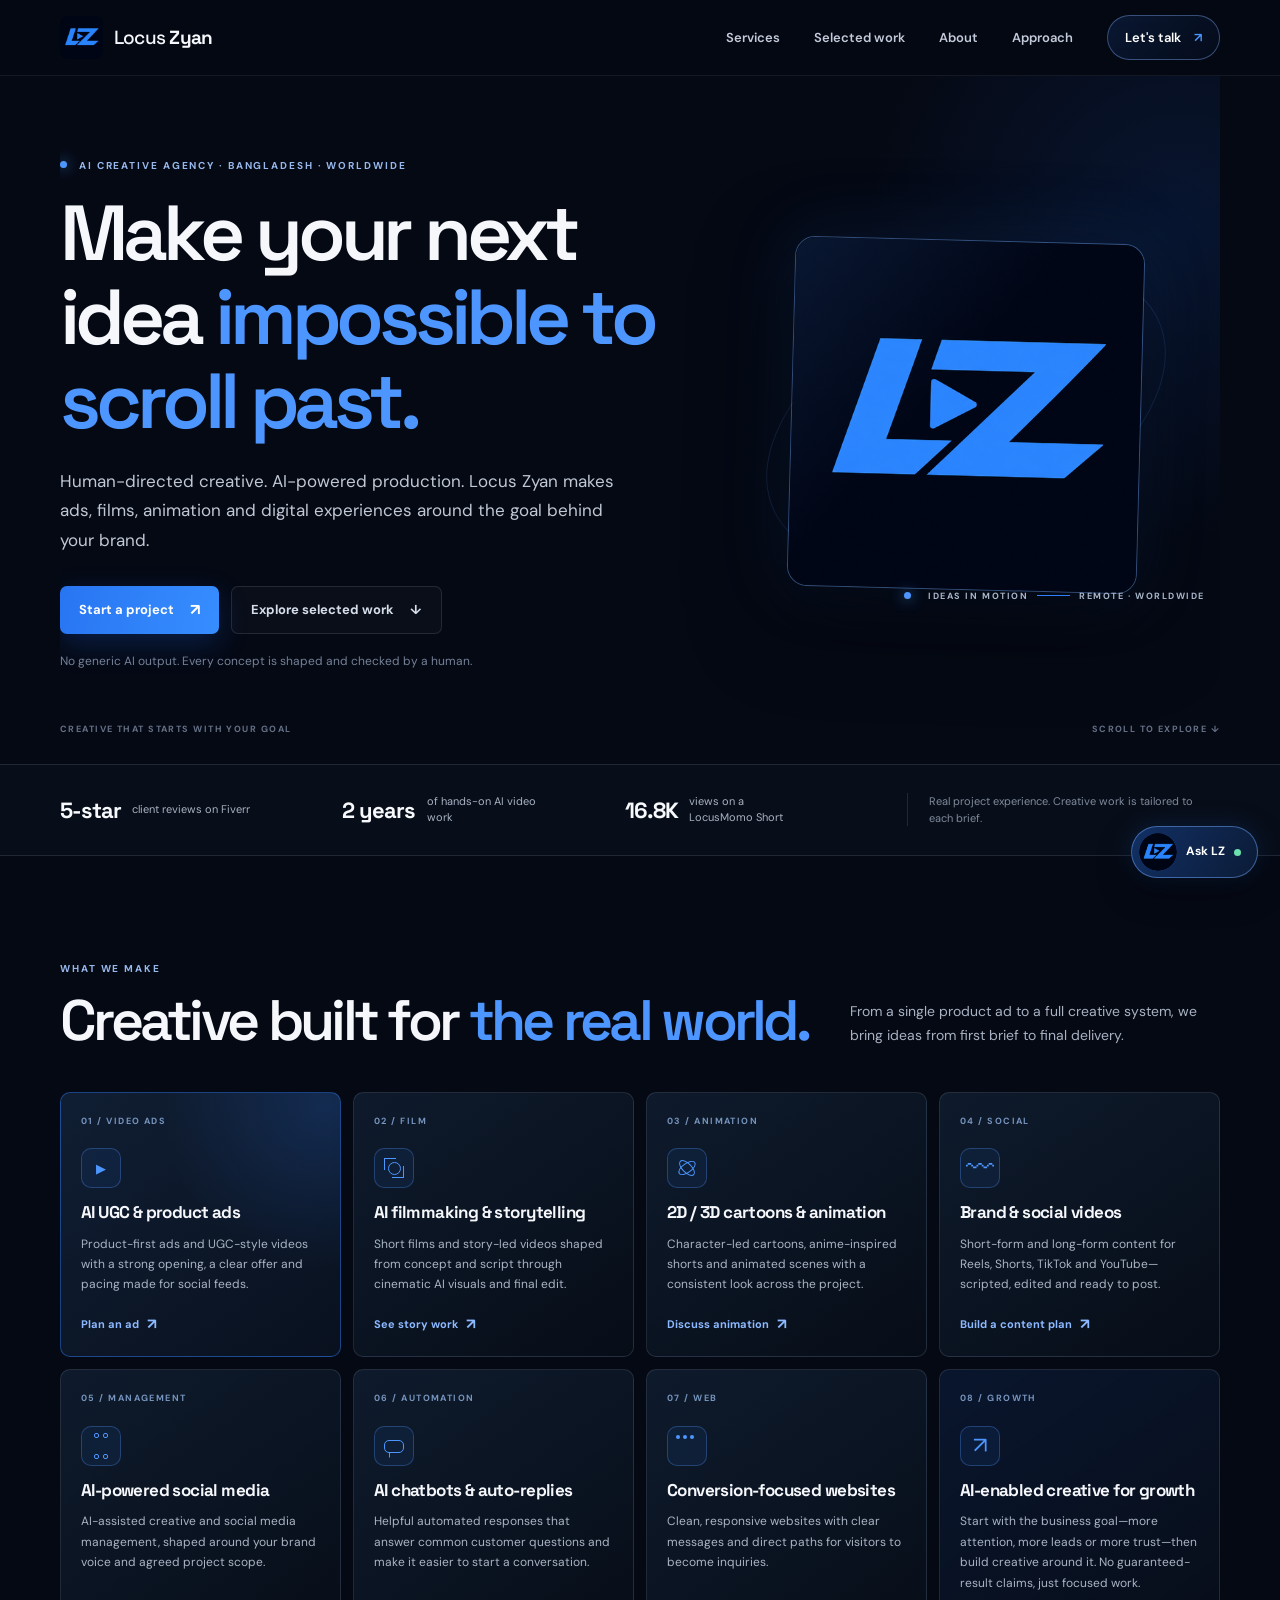
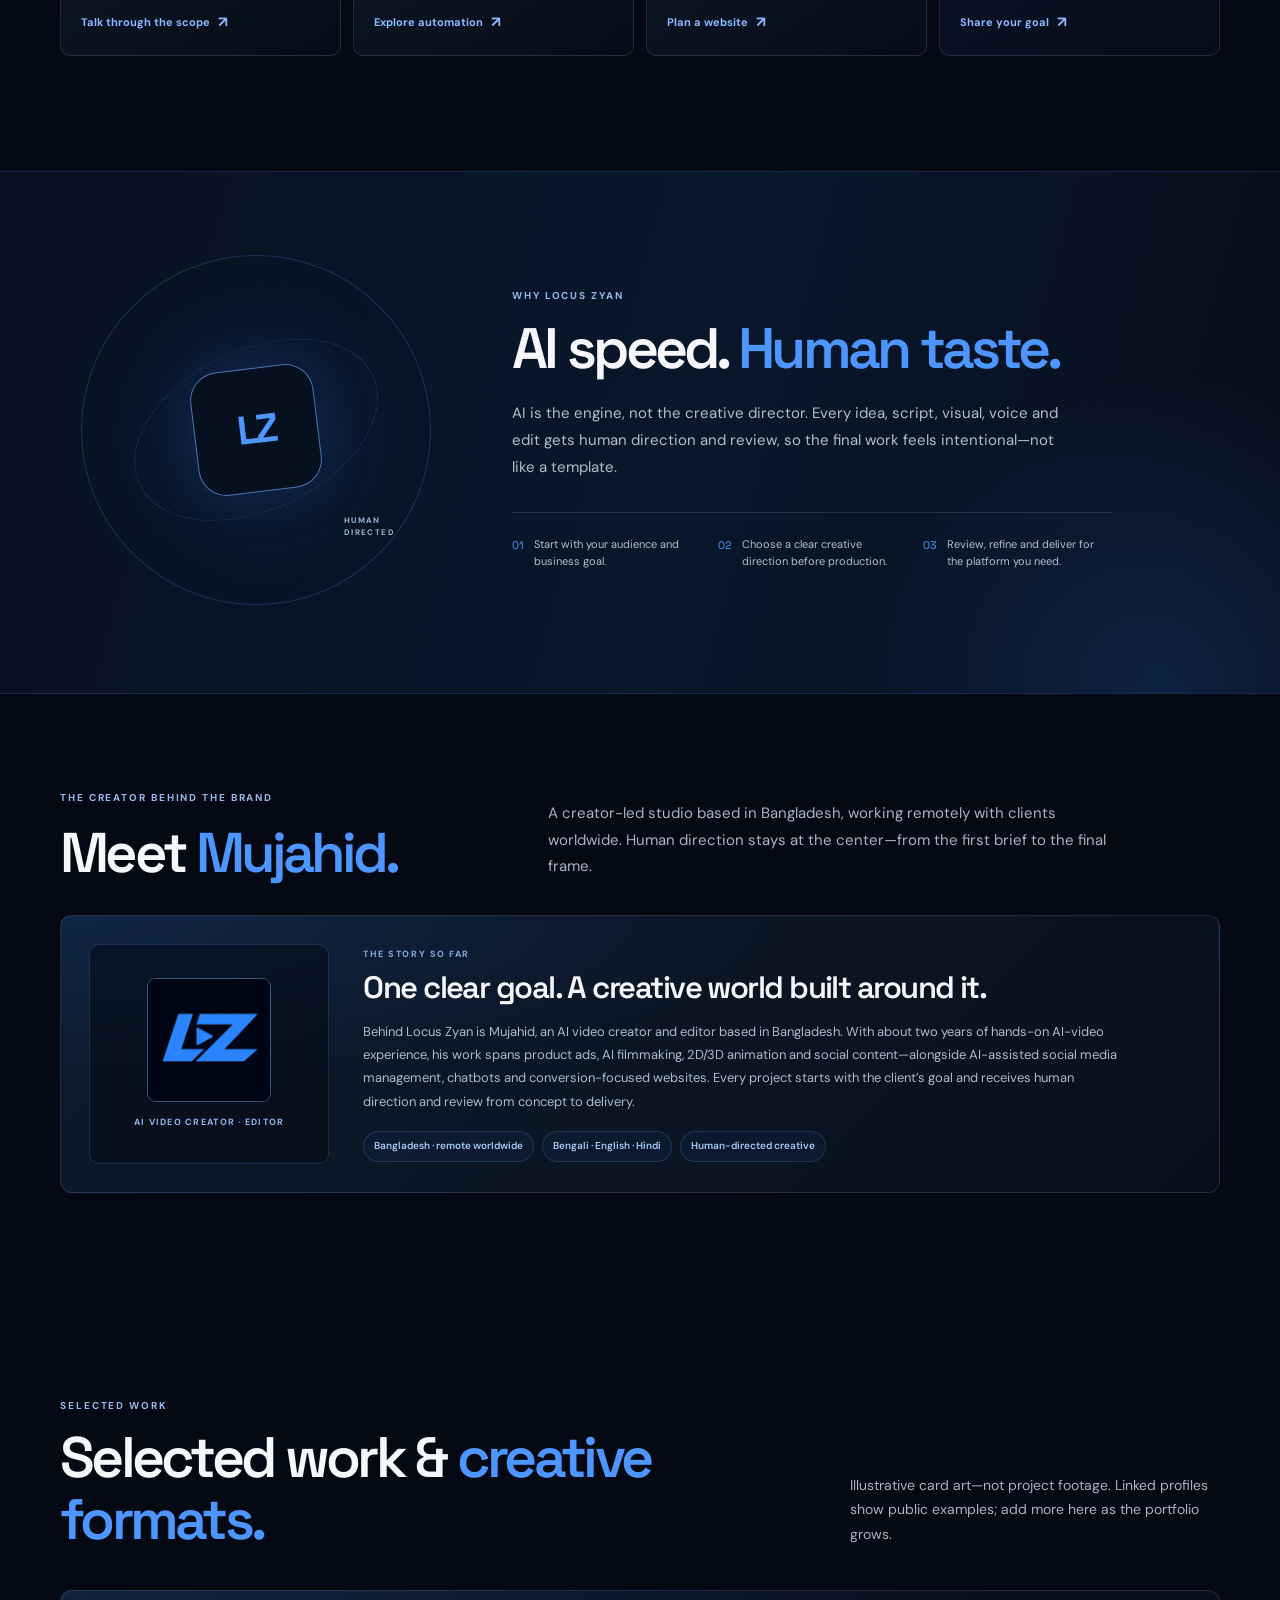
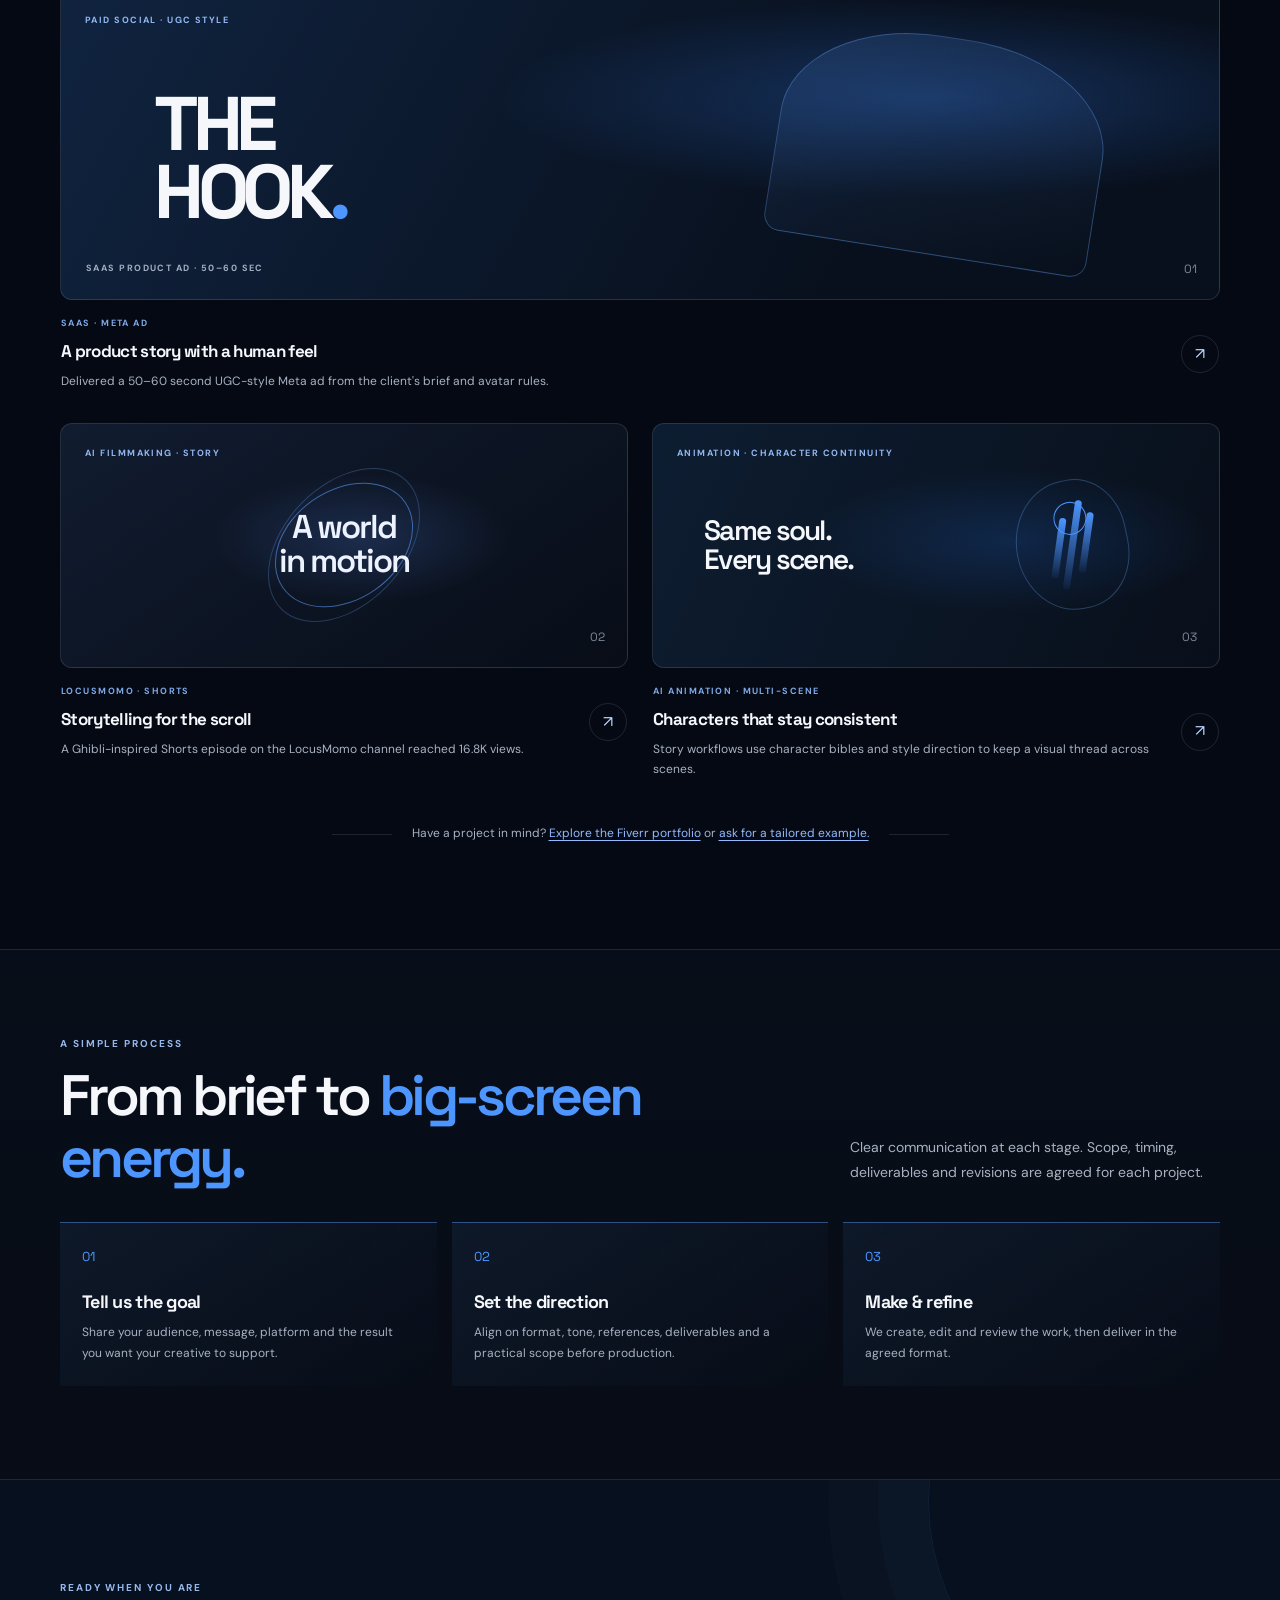
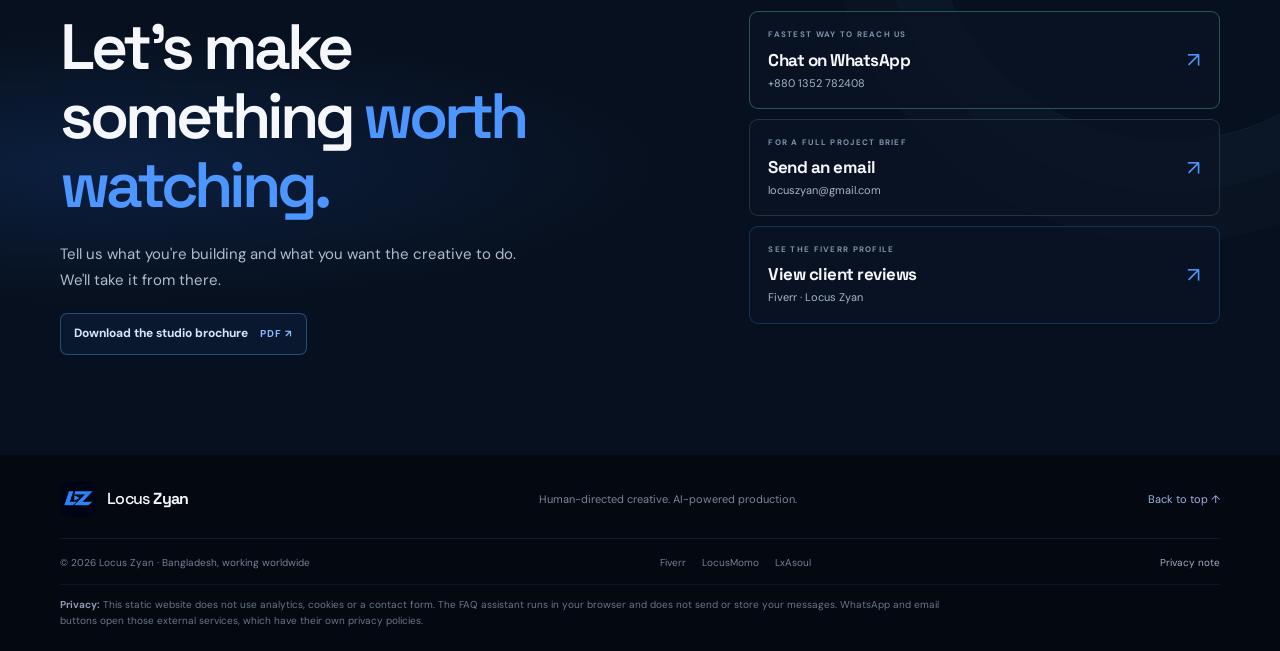
<file: index.html>
<!doctype html>
<html lang="en">
<head>
  <meta charset="utf-8">
  <meta name="viewport" content="width=device-width, initial-scale=1">
  <meta name="theme-color" content="#050914">
  <title>Locus Zyan — AI Creative Agency &amp; Filmmaking</title>
  <meta name="description" content="Locus Zyan creates AI UGC and product ads, AI films, animation, social content, chatbots and conversion-focused websites for growing brands.">
  <meta name="keywords" content="Locus Zyan, AI creative agency, AI UGC ads, AI filmmaking, AI video creator, 2D animation, 3D animation, AI chatbot">
  <link rel="canonical" href="https://locuszyan.github.io/">
  <link rel="icon" type="image/png" href="./assets/locuszyan-mark.png">
  <link rel="preconnect" href="https://fonts.googleapis.com">
  <link rel="preconnect" href="https://fonts.gstatic.com" crossorigin>
  <link href="https://fonts.googleapis.com/css2?family=DM+Sans:wght@400;500;600;700&family=Space+Grotesk:wght@400;500;600;700&display=swap" rel="stylesheet">
  <link rel="stylesheet" href="./styles.css">
  <meta property="og:type" content="website">
  <meta property="og:title" content="Locus Zyan — AI Creative Agency &amp; Filmmaking">
  <meta property="og:description" content="Human-directed creative. AI-powered production. Video ads, AI films, animation, social content and digital experiences.">
  <meta property="og:url" content="https://locuszyan.github.io/">
  <meta property="og:site_name" content="Locus Zyan">
  <meta property="og:image" content="https://locuszyan.github.io/assets/locuszyan-mark.png">
  <meta property="og:image:alt" content="Locus Zyan electric-blue LZ play mark on a dark navy background">
  <meta name="twitter:card" content="summary_large_image">
  <meta name="twitter:title" content="Locus Zyan — AI Creative Agency &amp; Filmmaking">
  <meta name="twitter:description" content="Human-directed creative. AI-powered production. Built around your next big idea.">
  <meta name="twitter:image" content="https://locuszyan.github.io/assets/locuszyan-mark.png">
  <script type="application/ld+json">
  {
    "@context": "https://schema.org",
    "@type": "Organization",
    "name": "Locus Zyan — AI Creative Agency",
    "url": "https://locuszyan.github.io/",
    "logo": "https://locuszyan.github.io/assets/locuszyan-mark.png",
    "email": "locuszyan@gmail.com",
    "description": "Human-directed AI video, filmmaking, animation, social content, chatbot and website services for brands.",
    "areaServed": "Worldwide",
    "sameAs": [
      "https://www.fiverr.com/lokasdesign",
      "https://www.youtube.com/@locusmomo",
      "https://www.youtube.com/@LxAsoul"
    ],
    "contactPoint": {
      "@type": "ContactPoint",
      "contactType": "business inquiries",
      "email": "locuszyan@gmail.com",
      "telephone": "+8801352782408",
      "availableLanguage": ["Bengali", "English", "Hindi"]
    }
  }
  </script>
</head>
<body>
  <a class="skip-link" href="#main">Skip to content</a>
  <header class="site-header">
    <a class="brand" href="#top" aria-label="Locus Zyan home">
      <img src="./assets/locuszyan-mark.png" alt="" width="48" height="48">
      <span>Locus <strong>Zyan</strong></span>
    </a>
    <button class="menu-toggle" type="button" aria-label="Open navigation" aria-expanded="false" aria-controls="primary-nav">
      <span></span><span></span>
    </button>
    <nav class="primary-nav" id="primary-nav" aria-label="Main navigation">
      <a href="#services">Services</a>
      <a href="#work">Selected work</a>
      <a href="#about">About</a>
      <a href="#approach">Approach</a>
      <a class="nav-cta" href="#contact">Let's talk <span aria-hidden="true">↗</span></a>
    </nav>
  </header>

  <main id="main">
    <section class="hero section-wrap" id="top" aria-labelledby="hero-title">
      <div class="hero-copy">
        <p class="eyebrow"><span class="eyebrow-dot"></span> AI CREATIVE AGENCY · BANGLADESH · WORLDWIDE</p>
        <h1 id="hero-title">Make your next idea <span>impossible to scroll past.</span></h1>
        <p class="hero-lede">Human-directed creative. AI-powered production. Locus Zyan makes ads, films, animation and digital experiences around the goal behind your brand.</p>
        <div class="hero-actions">
          <a class="button button-primary" href="https://wa.me/8801352782408?text=Hi%20Locus%20Zyan%2C%20I%27d%20like%20to%20discuss%20a%20project." target="_blank" rel="noopener noreferrer">Start a project <span aria-hidden="true">↗</span></a>
          <a class="button button-quiet" href="#work">Explore selected work <span aria-hidden="true">↓</span></a>
        </div>
        <p class="hero-note">No generic AI output. Every concept is shaped and checked by a human.</p>
      </div>
      <div class="hero-art" aria-label="Locus Zyan brand mark">
        <div class="hero-orbit orbit-one"></div>
        <div class="hero-orbit orbit-two"></div>
        <div class="hero-logo-frame">
          <img src="./assets/locuszyan-mark.png" alt="LZ play-mark logo for Locus Zyan" width="500" height="500">
        </div>
        <div class="hero-caption"><span class="pulse-dot"></span> IDEAS IN MOTION <span class="caption-line"></span> REMOTE · WORLDWIDE</div>
      </div>
      <div class="hero-bottomline"><span>CREATIVE THAT STARTS WITH YOUR GOAL</span><span>SCROLL TO EXPLORE ↓</span></div>
    </section>

    <section class="proof-strip" aria-label="Experience and highlights">
      <div class="proof-item"><strong>5-star</strong><span>client reviews on Fiverr</span></div>
      <div class="proof-item"><strong>2 years</strong><span>of hands-on AI video work</span></div>
      <div class="proof-item"><strong>16.8K</strong><span>views on a LocusMomo Short</span></div>
      <div class="proof-note">Real project experience. Creative work is tailored to each brief.</div>
    </section>

    <section class="section-wrap services-section" id="services" aria-labelledby="services-title">
      <div class="section-heading">
        <div><p class="eyebrow">WHAT WE MAKE</p><h2 id="services-title">Creative built for <span>the real world.</span></h2></div>
        <p class="section-intro">From a single product ad to a full creative system, we bring ideas from first brief to final delivery.</p>
      </div>
      <div class="service-grid">
        <article class="service-card service-featured"><span class="service-index">01 / VIDEO ADS</span><div class="service-glyph glyph-play" aria-hidden="true">▶</div><h3>AI UGC &amp; product ads</h3><p>Product-first ads and UGC-style videos with a strong opening, a clear offer and pacing made for social feeds.</p><a href="#contact" class="text-link">Plan an ad <span aria-hidden="true">↗</span></a></article>
        <article class="service-card"><span class="service-index">02 / FILM</span><div class="service-glyph glyph-frame" aria-hidden="true"><span></span></div><h3>AI filmmaking &amp; storytelling</h3><p>Short films and story-led videos shaped from concept and script through cinematic AI visuals and final edit.</p><a href="#work" class="text-link">See story work <span aria-hidden="true">↗</span></a></article>
        <article class="service-card"><span class="service-index">03 / ANIMATION</span><div class="service-glyph glyph-orbit" aria-hidden="true"><i></i><b></b></div><h3>2D / 3D cartoons &amp; animation</h3><p>Character-led cartoons, anime-inspired shorts and animated scenes with a consistent look across the project.</p><a href="#contact" class="text-link">Discuss animation <span aria-hidden="true">↗</span></a></article>
        <article class="service-card"><span class="service-index">04 / SOCIAL</span><div class="service-glyph glyph-wave" aria-hidden="true">〰</div><h3>Brand &amp; social videos</h3><p>Short-form and long-form content for Reels, Shorts, TikTok and YouTube—scripted, edited and ready to post.</p><a href="#contact" class="text-link">Build a content plan <span aria-hidden="true">↗</span></a></article>
        <article class="service-card"><span class="service-index">05 / MANAGEMENT</span><div class="service-glyph glyph-grid" aria-hidden="true"><i></i><i></i><i></i><i></i></div><h3>AI-powered social media</h3><p>AI-assisted creative and social media management, shaped around your brand voice and agreed project scope.</p><a href="#contact" class="text-link">Talk through the scope <span aria-hidden="true">↗</span></a></article>
        <article class="service-card"><span class="service-index">06 / AUTOMATION</span><div class="service-glyph glyph-chat" aria-hidden="true"><span></span></div><h3>AI chatbots &amp; auto-replies</h3><p>Helpful automated responses that answer common customer questions and make it easier to start a conversation.</p><a href="#contact" class="text-link">Explore automation <span aria-hidden="true">↗</span></a></article>
        <article class="service-card"><span class="service-index">07 / WEB</span><div class="service-glyph glyph-window" aria-hidden="true"><i></i><i></i><i></i></div><h3>Conversion-focused websites</h3><p>Clean, responsive websites with clear messages and direct paths for visitors to become inquiries.</p><a href="#contact" class="text-link">Plan a website <span aria-hidden="true">↗</span></a></article>
        <article class="service-card service-card-outro"><span class="service-index">08 / GROWTH</span><div class="service-glyph glyph-arrow" aria-hidden="true">↗</div><h3>AI-enabled creative for growth</h3><p>Start with the business goal—more attention, more leads or more trust—then build creative around it. No guaranteed-result claims, just focused work.</p><a href="#contact" class="text-link">Share your goal <span aria-hidden="true">↗</span></a></article>
      </div>
    </section>

    <section class="feature-band" id="approach" aria-labelledby="approach-title">
      <div class="section-wrap feature-layout">
        <div class="feature-mark"><span class="mark-orbit"></span><span class="mark-core">LZ</span><span class="mark-label">HUMAN<br>DIRECTED</span></div>
        <div class="feature-copy"><p class="eyebrow">WHY LOCUS ZYAN</p><h2 id="approach-title">AI speed. <span>Human taste.</span></h2><p>AI is the engine, not the creative director. Every idea, script, visual, voice and edit gets human direction and review, so the final work feels intentional—not like a template.</p><div class="feature-points"><div><span>01</span><p>Start with your audience and business goal.</p></div><div><span>02</span><p>Choose a clear creative direction before production.</p></div><div><span>03</span><p>Review, refine and deliver for the platform you need.</p></div></div></div>
      </div>
    </section>

    <section class="section-wrap about-section" id="about" aria-labelledby="about-title">
      <div class="about-heading">
        <div><p class="eyebrow">THE CREATOR BEHIND THE BRAND</p><h2 id="about-title">Meet <span>Mujahid.</span></h2></div>
        <p class="about-lede">A creator-led studio based in Bangladesh, working remotely with clients worldwide. Human direction stays at the center—from the first brief to the final frame.</p>
      </div>
      <div class="about-profile">
        <div class="about-mark"><img src="./assets/locuszyan-mark.png" alt="" width="124" height="124"><span>AI VIDEO CREATOR · EDITOR</span></div>
        <div class="about-story">
          <p class="about-kicker">THE STORY SO FAR</p>
          <h3>One clear goal. A creative world built around it.</h3>
          <p>Behind Locus Zyan is Mujahid, an AI video creator and editor based in Bangladesh. With about two years of hands-on AI-video experience, his work spans product ads, AI filmmaking, 2D/3D animation and social content—alongside AI-assisted social media management, chatbots and conversion-focused websites. Every project starts with the client’s goal and receives human direction and review from concept to delivery.</p>
          <div class="about-tags" aria-label="Working languages and availability"><span>Bangladesh · remote worldwide</span><span>Bengali · English · Hindi</span><span>Human-directed creative</span></div>
        </div>
      </div>
    </section>

    <section class="section-wrap work-section" id="work" aria-labelledby="work-title">
      <div class="section-heading">
        <div><p class="eyebrow">SELECTED WORK</p><h2 id="work-title">Selected work &amp; <span>creative formats.</span></h2></div>
        <p class="section-intro">Illustrative card art—not project footage. Linked profiles show public examples; add more here as the portfolio grows.</p>
      </div>
      <div class="work-grid">
        <!-- Add new portfolio cards here by copying one article.work-card block; see README.md. -->
        <article class="work-card work-card-wide">
          <a class="work-visual work-visual-ad" href="https://www.fiverr.com/lokasdesign" target="_blank" rel="noopener noreferrer" aria-label="Open Locus Zyan's Fiverr portfolio">
            <span class="visual-label">PAID SOCIAL · UGC STYLE</span><span class="visual-word">THE<br>HOOK<span>.</span></span><span class="visual-sub">SAAS PRODUCT AD · 50–60 SEC</span><span class="visual-index">01</span>
          </a>
          <div class="work-meta"><div><p class="work-type">SAAS · META AD</p><h3>A product story with a human feel</h3><p>Delivered a 50–60 second UGC-style Meta ad from the client's brief and avatar rules.</p></div><a class="round-link" href="https://www.fiverr.com/lokasdesign" target="_blank" rel="noopener noreferrer" aria-label="View Fiverr portfolio">↗</a></div>
        </article>
        <article class="work-card">
          <a class="work-visual work-visual-film" href="https://www.youtube.com/@locusmomo" target="_blank" rel="noopener noreferrer" aria-label="Visit the LocusMomo AI filmmaking channel">
            <span class="visual-label">AI FILMMAKING · STORY</span><span class="film-ring ring-a"></span><span class="film-ring ring-b"></span><span class="film-title">A world<br>in motion</span><span class="visual-index">02</span>
          </a>
          <div class="work-meta"><div><p class="work-type">LOCUSMOMO · SHORTS</p><h3>Storytelling for the scroll</h3><p>A Ghibli-inspired Shorts episode on the LocusMomo channel reached 16.8K views.</p></div><a class="round-link" href="https://www.youtube.com/@locusmomo" target="_blank" rel="noopener noreferrer" aria-label="Visit LocusMomo on YouTube">↗</a></div>
        </article>
        <article class="work-card">
          <a class="work-visual work-visual-character" href="https://www.fiverr.com/lokasdesign" target="_blank" rel="noopener noreferrer" aria-label="Open Locus Zyan's animation work portfolio">
            <span class="visual-label">ANIMATION · CHARACTER CONTINUITY</span><span class="character-lines"><i></i><i></i><i></i><b></b></span><span class="character-title">Same soul.<br>Every scene.</span><span class="visual-index">03</span>
          </a>
          <div class="work-meta"><div><p class="work-type">AI ANIMATION · MULTI-SCENE</p><h3>Characters that stay consistent</h3><p>Story workflows use character bibles and style direction to keep a visual thread across scenes.</p></div><a class="round-link" href="https://www.fiverr.com/lokasdesign" target="_blank" rel="noopener noreferrer" aria-label="View Fiverr portfolio">↗</a></div>
        </article>
      </div>
      <div class="portfolio-more"><span class="portfolio-line"></span><p>Have a project in mind? <a href="https://www.fiverr.com/lokasdesign" target="_blank" rel="noopener noreferrer">Explore the Fiverr portfolio</a> or <a href="#contact">ask for a tailored example.</a></p><span class="portfolio-line"></span></div>
    </section>

    <section class="process-section" aria-labelledby="process-title">
      <div class="section-wrap">
        <div class="section-heading"><div><p class="eyebrow">A SIMPLE PROCESS</p><h2 id="process-title">From brief to <span>big-screen energy.</span></h2></div><p class="section-intro">Clear communication at each stage. Scope, timing, deliverables and revisions are agreed for each project.</p></div>
        <div class="process-grid"><article><span>01</span><h3>Tell us the goal</h3><p>Share your audience, message, platform and the result you want your creative to support.</p></article><article><span>02</span><h3>Set the direction</h3><p>Align on format, tone, references, deliverables and a practical scope before production.</p></article><article><span>03</span><h3>Make &amp; refine</h3><p>We create, edit and review the work, then deliver in the agreed format.</p></article></div>
      </div>
    </section>

    <section class="contact-section" id="contact" aria-labelledby="contact-title">
      <div class="section-wrap contact-layout">
        <div><p class="eyebrow">READY WHEN YOU ARE</p><h2 id="contact-title">Let's make something <span>worth watching.</span></h2><p class="contact-copy">Tell us what you're building and what you want the creative to do. We'll take it from there.</p><a class="brochure-download" href="./assets/locuszyan-brochure.pdf" download>Download the studio brochure <span>PDF ↗</span></a></div>
        <div class="contact-actions">
          <a class="contact-card contact-whatsapp" href="https://wa.me/8801352782408?text=Hi%20Locus%20Zyan%2C%20I%27d%20like%20to%20discuss%20a%20project." target="_blank" rel="noopener noreferrer"><span class="contact-label">FASTEST WAY TO REACH US</span><strong>Chat on WhatsApp</strong><span class="contact-detail">+880 1352 782408</span><span class="contact-arrow" aria-hidden="true">↗</span></a>
          <a class="contact-card" href="mailto:locuszyan@gmail.com?subject=Project%20inquiry%20for%20Locus%20Zyan"><span class="contact-label">FOR A FULL PROJECT BRIEF</span><strong>Send an email</strong><span class="contact-detail">locuszyan@gmail.com</span><span class="contact-arrow" aria-hidden="true">↗</span></a>
          <a class="contact-card contact-fiverr" href="https://www.fiverr.com/lokasdesign" target="_blank" rel="noopener noreferrer"><span class="contact-label">SEE THE FIVERR PROFILE</span><strong>View client reviews</strong><span class="contact-detail">Fiverr · Locus Zyan</span><span class="contact-arrow" aria-hidden="true">↗</span></a>
        </div>
      </div>
    </section>
  </main>

  <footer class="site-footer">
    <div class="section-wrap footer-top"><a class="brand footer-brand" href="#top"><img src="./assets/locuszyan-mark.png" alt="" width="40" height="40"><span>Locus <strong>Zyan</strong></span></a><p>Human-directed creative. AI-powered production.</p><a class="back-top" href="#top">Back to top ↑</a></div>
    <div class="section-wrap footer-bottom"><span>© <span id="year">2026</span> Locus Zyan · Bangladesh, working worldwide</span><span class="footer-social"><a href="https://www.fiverr.com/lokasdesign" target="_blank" rel="noopener noreferrer">Fiverr</a><a href="https://www.youtube.com/@locusmomo" target="_blank" rel="noopener noreferrer">LocusMomo</a><a href="https://www.youtube.com/@LxAsoul" target="_blank" rel="noopener noreferrer">LxAsoul</a></span><a href="#privacy" class="privacy-link">Privacy note</a></div>
    <div class="section-wrap privacy-note" id="privacy"><p><strong>Privacy:</strong> This static website does not use analytics, cookies or a contact form. The FAQ assistant runs in your browser and does not send or store your messages. WhatsApp and email buttons open those external services, which have their own privacy policies.</p></div>
  </footer>

  <button class="chat-launcher" id="chat-launcher" type="button" aria-expanded="false" aria-controls="chat-panel"><span class="chat-launcher-mark" aria-hidden="true"><img src="./assets/locuszyan-mark.png" alt=""></span><span>Ask LZ</span><span class="chat-launcher-dot" aria-hidden="true"></span></button>
  <section class="chat-panel" id="chat-panel" aria-labelledby="chat-title" hidden>
    <div class="chat-header"><div class="chat-avatar"><img src="./assets/locuszyan-mark.png" alt=""></div><div><h2 id="chat-title">Locus Zyan assistant</h2><p>Preset FAQ · not generative AI</p></div><button class="chat-close" id="chat-close" type="button" aria-label="Close chat">×</button></div>
    <div class="chat-messages" id="chat-messages" aria-live="polite" aria-relevant="additions text"><p class="chat-bubble chat-bubble-assistant">Hi! I can answer common questions about our services and how to start a project. What are you looking for?</p></div>
    <div class="chat-suggestions" id="chat-suggestions"><button type="button" data-question="What services do you offer?">Services</button><button type="button" data-question="Can you make an AI film?">AI filmmaking</button><button type="button" data-question="How do I get a quote?">Get a quote</button></div>
    <form class="chat-form" id="chat-form"><label class="visually-hidden" for="chat-input">Ask a question</label><input id="chat-input" name="question" type="text" autocomplete="off" placeholder="Ask a quick question…" maxlength="240" required><button type="submit" aria-label="Send question">↗</button></form>
    <div class="chat-footer">Answers run locally in this page. For anything else, <a href="https://wa.me/8801352782408?text=Hi%20Locus%20Zyan%2C%20I%20have%20a%20question." target="_blank" rel="noopener noreferrer">WhatsApp us</a> or <a href="mailto:locuszyan@gmail.com">email us</a>.</div>
  </section>

  <script src="./script.js" defer></script>
</body>
</html>
</file>
<file: styles.css>
@import url('https://fonts.googleapis.com/css2?family=DM+Sans:wght@400;500;600;700&family=Space+Grotesk:wght@400;500;600;700&display=swap');
:root{--bg:#050914;--bg-soft:#09111f;--panel:#0c1626;--panel-2:#0f1b2d;--text:#f5f7fb;--muted:#a8b2c2;--faint:#758197;--line:rgba(202,218,240,.13);--blue:#2f80ff;--blue-bright:#4d96ff;--blue-soft:rgba(47,128,255,.14);--green:#74e3bb;--font-body:'DM Sans',system-ui,-apple-system,BlinkMacSystemFont,'Segoe UI',sans-serif;--font-display:'Space Grotesk','DM Sans',sans-serif;--wrap:1160px;--ease:cubic-bezier(.2,.75,.25,1)}
*{box-sizing:border-box}html{scroll-behavior:smooth;scroll-padding-top:90px}body{margin:0;background:var(--bg);color:var(--text);font-family:var(--font-body);font-size:16px;line-height:1.65;-webkit-font-smoothing:antialiased}a{color:inherit;text-decoration:none}button,input{font:inherit}button,a{-webkit-tap-highlight-color:transparent}button:focus-visible,a:focus-visible,input:focus-visible{outline:3px solid var(--blue-bright);outline-offset:4px}.visually-hidden{position:absolute!important;width:1px;height:1px;padding:0;margin:-1px;overflow:hidden;clip:rect(0,0,0,0);white-space:nowrap;border:0}.skip-link{position:fixed;z-index:1000;left:12px;top:12px;transform:translateY(-160%);padding:10px 14px;border-radius:8px;background:#fff;color:#06101e}.skip-link:focus{transform:translateY(0)}.section-wrap{width:min(var(--wrap),calc(100% - 48px));margin-inline:auto}
.site-header{position:sticky;z-index:40;top:0;display:flex;align-items:center;justify-content:space-between;min-height:76px;padding:0 max(24px,calc((100vw - var(--wrap))/2));background:rgba(5,9,20,.87);border-bottom:1px solid rgba(216,229,247,.08);backdrop-filter:blur(18px)}.brand{display:inline-flex;align-items:center;gap:11px;font-family:var(--font-display);font-size:19px;font-weight:500;letter-spacing:-.04em}.brand img{display:block;width:43px;height:43px;object-fit:cover;border-radius:8px}.brand strong{font-weight:700}.primary-nav{display:flex;align-items:center;gap:34px;color:#c3cada;font-size:13px;font-weight:600}.primary-nav>a:not(.nav-cta){transition:color .2s}.primary-nav>a:not(.nav-cta):hover{color:white}.nav-cta{padding:11px 17px;border:1px solid rgba(124,168,239,.42);border-radius:999px;color:white;background:linear-gradient(135deg,rgba(47,128,255,.13),rgba(47,128,255,.03));transition:background .2s,border-color .2s}.nav-cta:hover{background:rgba(47,128,255,.24);border-color:var(--blue)}.nav-cta span{margin-left:10px;color:var(--blue-bright)}.menu-toggle{display:none}
.hero{position:relative;display:grid;grid-template-columns:minmax(0,1.1fr) minmax(360px,.9fr);align-items:center;gap:30px;min-height:640px;padding-top:82px;padding-bottom:92px;overflow:hidden}.hero:before{position:absolute;content:"";width:660px;height:660px;right:-290px;top:-180px;border-radius:50%;background:radial-gradient(circle,rgba(25,86,191,.17),rgba(5,9,20,0) 67%);pointer-events:none}.hero-copy{position:relative;z-index:2;max-width:650px}.eyebrow{margin:0 0 18px;color:#97b8ec;font-size:10px;font-weight:700;letter-spacing:.19em;line-height:1.5}.eyebrow-dot,.pulse-dot{display:inline-block;width:7px;height:7px;margin-right:8px;border-radius:50%;background:var(--blue-bright);box-shadow:0 0 14px rgba(77,150,255,.9);vertical-align:1px}.hero h1,.section-heading h2,.feature-copy h2,.contact-layout h2{margin:0;font-family:var(--font-display);font-weight:600;letter-spacing:-.065em;line-height:1.08}.hero h1{max-width:630px;font-size:clamp(47px,6.2vw,78px)}.hero h1 span,.section-heading h2 span,.feature-copy h2 span,.contact-layout h2 span{color:var(--blue-bright)}.hero-lede{max-width:570px;margin:23px 0 0;color:#c0c8d5;font-size:17px;line-height:1.75}.hero-actions{display:flex;flex-wrap:wrap;align-items:center;gap:12px;margin-top:30px}.button{display:inline-flex;align-items:center;justify-content:center;gap:16px;min-height:48px;padding:0 19px;border-radius:7px;font-size:13px;font-weight:700;transition:transform .2s var(--ease),background .2s,border-color .2s}.button:hover{transform:translateY(-2px)}.button-primary{color:#fff;background:linear-gradient(105deg,#2875f2,#378eff);box-shadow:0 10px 30px rgba(26,103,236,.23)}.button-primary:hover{background:linear-gradient(105deg,#3b82f6,#55a0ff)}.button-primary span{font-size:16px}.button-quiet{color:#d6deeb;border:1px solid var(--line);background:rgba(255,255,255,.025)}.button-quiet:hover{border-color:rgba(79,150,255,.5);background:rgba(47,128,255,.08)}.hero-note{margin:18px 0 0;color:var(--faint);font-size:12px}.hero-art{position:relative;z-index:1;display:flex;align-items:center;justify-content:center;min-height:405px}.hero-logo-frame{position:relative;z-index:2;width:min(75%,350px);aspect-ratio:1/1;overflow:hidden;border:1px solid rgba(112,169,255,.42);border-radius:20px;box-shadow:0 28px 90px rgba(0,0,0,.55),0 0 70px rgba(39,112,235,.16);transform:rotate(1.5deg)}.hero-logo-frame:after{position:absolute;inset:0;content:"";border-radius:inherit;background:linear-gradient(130deg,rgba(72,149,255,.12),transparent 43%);pointer-events:none}.hero-logo-frame img{display:block;width:100%;height:100%;object-fit:cover}.hero-orbit{position:absolute;border:1px solid rgba(86,145,235,.18);border-radius:50%;transform:rotate(-27deg)}.orbit-one{width:430px;height:250px}.orbit-two{width:380px;height:200px;transform:rotate(45deg)}.hero-caption{position:absolute;z-index:3;right:3%;bottom:14px;display:flex;align-items:center;gap:9px;color:#a9b6c9;font-size:9px;font-weight:700;letter-spacing:.17em}.caption-line{display:inline-block;width:33px;height:1px;background:var(--blue)}.hero-bottomline{position:absolute;right:0;bottom:27px;left:0;display:flex;justify-content:space-between;color:#657187;font-size:9px;font-weight:700;letter-spacing:.16em}.proof-strip{display:grid;grid-template-columns:repeat(3,1fr) minmax(210px,1.2fr);gap:22px;align-items:center;padding:27px max(24px,calc((100vw - var(--wrap))/2));border-block:1px solid var(--line);background:#080e19}.proof-item{display:flex;align-items:center;gap:12px}.proof-item strong{color:#f7f9fd;font-family:var(--font-display);font-size:22px;letter-spacing:-.05em}.proof-item span{max-width:120px;color:var(--muted);font-size:11px;line-height:1.45}.proof-note{padding-left:21px;border-left:1px solid var(--line);color:#7f8a9c;font-size:11px;line-height:1.5}
.services-section{padding-top:105px;padding-bottom:115px}.section-heading{display:flex;align-items:end;justify-content:space-between;gap:35px;margin-bottom:40px}.section-heading h2,.feature-copy h2{font-size:clamp(37px,4.6vw,57px)}.section-heading .eyebrow{margin-bottom:14px}.section-intro{max-width:370px;margin:0 0 4px;color:var(--muted);font-size:14px;line-height:1.75}.service-grid{display:grid;grid-template-columns:repeat(4,minmax(0,1fr));gap:12px}.service-card{position:relative;display:flex;min-height:262px;flex-direction:column;padding:21px 20px 20px;border:1px solid var(--line);border-radius:10px;background:linear-gradient(145deg,rgba(16,29,48,.88),rgba(8,14,25,.86));transition:transform .22s var(--ease),border-color .22s,background .22s}.service-card:hover{transform:translateY(-4px);border-color:rgba(75,145,245,.55);background:linear-gradient(145deg,rgba(20,40,67,.92),rgba(8,14,25,.94))}.service-featured{border-color:rgba(47,128,255,.43);background:radial-gradient(circle at 95% 5%,rgba(47,128,255,.18),transparent 45%),linear-gradient(145deg,#101e33,#09111f)}.service-index{color:#7694bd;font-size:9px;font-weight:700;letter-spacing:.16em}.service-glyph{display:flex;align-items:center;justify-content:center;width:40px;height:40px;margin:20px 0 13px;border:1px solid rgba(83,151,255,.3);border-radius:10px;color:var(--blue-bright);background:rgba(47,128,255,.08);font-size:16px}.glyph-play{font-size:13px}.glyph-frame{position:relative}.glyph-frame:before,.glyph-frame:after{position:absolute;content:"";width:11px;height:11px;border:1px solid var(--blue-bright)}.glyph-frame:before{top:9px;left:9px;border-right:0;border-bottom:0}.glyph-frame:after{right:9px;bottom:9px;border-top:0;border-left:0}.glyph-frame span{width:13px;height:13px;border:1px solid var(--blue-bright);border-radius:50%}.glyph-orbit{position:relative}.glyph-orbit i,.glyph-orbit b{position:absolute;width:20px;height:10px;border:1px solid var(--blue-bright);border-radius:50%;transform:rotate(-35deg)}.glyph-orbit b{transform:rotate(45deg)}.glyph-wave{font-size:28px}.glyph-grid{display:grid;grid-template-columns:repeat(2,5px);gap:4px}.glyph-grid i{width:5px;height:5px;border:1px solid var(--blue-bright);border-radius:2px}.glyph-chat span{position:relative;width:20px;height:13px;border:1px solid var(--blue-bright);border-radius:5px}.glyph-chat span:after{position:absolute;bottom:-4px;left:4px;width:5px;height:5px;content:"";border-left:1px solid var(--blue-bright);transform:skewY(-30deg)}.glyph-window{gap:3px;align-items:start;justify-content:flex-start;padding:8px}.glyph-window i{width:4px;height:4px;border-radius:50%;background:var(--blue-bright)}.glyph-arrow{font-size:23px}.service-card h3{margin:0;font-family:var(--font-display);font-size:17px;letter-spacing:-.035em;line-height:1.3}.service-card p{margin:10px 0 17px;color:#a9b4c4;font-size:12px;line-height:1.7}.text-link{display:inline-flex;align-items:center;gap:8px;margin-top:auto;color:#8cb9ff;font-size:11px;font-weight:700}.text-link span{font-size:15px;transition:transform .2s}.text-link:hover span{transform:translate(2px,-2px)}.service-card-outro{background:linear-gradient(145deg,rgba(47,128,255,.11),rgba(8,14,25,.92))}
.feature-band{position:relative;overflow:hidden;border-block:1px solid rgba(72,140,240,.18);background:linear-gradient(105deg,#081121,#09172b 55%,#080e1a)}.feature-band:after{position:absolute;right:-210px;bottom:-320px;width:650px;height:650px;content:"";border-radius:50%;background:radial-gradient(circle,rgba(38,111,229,.18),transparent 68%)}.feature-layout{position:relative;z-index:1;display:grid;grid-template-columns:minmax(260px,.72fr) minmax(0,1.3fr);align-items:center;gap:60px;padding-top:83px;padding-bottom:88px}.feature-mark{position:relative;display:flex;align-items:center;justify-content:center;width:min(100%,350px);aspect-ratio:1/1;margin-inline:auto;border:1px solid rgba(77,150,255,.24);border-radius:50%;background:radial-gradient(circle,rgba(47,128,255,.1),rgba(5,9,20,.03) 63%)}.mark-orbit{position:absolute;inset:13%;border:1px dashed rgba(106,166,255,.27);border-radius:50%;transform:rotate(-25deg) scaleY(.62)}.mark-core{display:grid;place-items:center;width:124px;height:124px;border:1px solid rgba(112,169,255,.65);border-radius:28px;background:#07101f;color:var(--blue-bright);font-family:var(--font-display);font-size:40px;font-weight:700;letter-spacing:-.1em;box-shadow:0 0 55px rgba(47,128,255,.16);transform:rotate(-7deg)}.mark-label{position:absolute;right:10%;bottom:19%;color:#9cb6d9;font-size:8px;font-weight:700;letter-spacing:.18em;line-height:1.5}.feature-copy{max-width:600px}.feature-copy .eyebrow{margin-bottom:15px}.feature-copy h2{margin:0}.feature-copy>p:not(.eyebrow){max-width:550px;margin:20px 0 0;color:#b1bece;font-size:15px;line-height:1.8}.feature-points{display:grid;grid-template-columns:repeat(3,1fr);gap:17px;margin-top:31px;padding-top:23px;border-top:1px solid var(--line)}.feature-points div{display:flex;gap:10px}.feature-points span{color:var(--blue-bright);font-family:var(--font-display);font-size:11px}.feature-points p{margin:0;color:#b1bece;font-size:11px;line-height:1.6}
.work-section{padding-top:105px;padding-bottom:105px}.work-grid{display:grid;grid-template-columns:repeat(2,minmax(0,1fr));gap:24px}.work-card{min-width:0}.work-card-wide{grid-column:1/-1}.work-visual{position:relative;display:block;min-height:245px;overflow:hidden;border:1px solid rgba(198,218,246,.14);border-radius:12px;background:#0d1929;transition:border-color .2s,transform .2s}.work-visual:hover{transform:translateY(-3px);border-color:rgba(90,154,250,.65)}.work-card-wide .work-visual{min-height:310px}.work-visual-ad{background:radial-gradient(ellipse at 75% 35%,rgba(55,133,255,.28),transparent 35%),linear-gradient(120deg,#10233f,#08101d 70%)}.work-visual-ad:before{position:absolute;top:15%;right:10%;width:28%;height:70%;content:"";border:1px solid rgba(103,163,249,.33);border-radius:45% 45% 16px 16px;background:linear-gradient(160deg,rgba(93,159,255,.17),rgba(7,12,22,.1));transform:rotate(9deg)}.visual-label{position:absolute;top:22px;left:24px;color:#92b8f3;font-size:9px;font-weight:700;letter-spacing:.16em}.visual-word{position:absolute;left:8%;top:32%;font-family:var(--font-display);font-size:clamp(42px,7vw,76px);font-weight:700;letter-spacing:-.08em;line-height:.9}.visual-word span{color:var(--blue-bright)}.visual-sub{position:absolute;bottom:23px;left:25px;color:#a2afc1;font-size:9px;font-weight:700;letter-spacing:.16em}.visual-index{position:absolute;right:22px;bottom:19px;color:rgba(210,223,241,.58);font-family:var(--font-display);font-size:12px}.work-visual-film{background:radial-gradient(ellipse at 53% 47%,rgba(90,140,241,.2),transparent 35%),linear-gradient(145deg,#111c30,#080d17)}.film-ring{position:absolute;top:50%;left:50%;width:150px;height:110px;border:1px solid rgba(91,157,250,.58);border-radius:50%;transform:translate(-50%,-50%) rotate(-35deg)}.ring-b{width:120px;height:180px;border-color:rgba(115,179,255,.25);transform:translate(-50%,-50%) rotate(44deg)}.film-title{position:absolute;top:50%;left:50%;width:100%;color:#ecf3ff;font-family:var(--font-display);font-size:33px;font-weight:600;letter-spacing:-.06em;line-height:1.02;text-align:center;transform:translate(-50%,-50%)}.work-visual-character{background:radial-gradient(ellipse at 63% 48%,rgba(34,105,209,.22),transparent 40%),linear-gradient(115deg,#0d1d31,#090f1a)}.character-lines{position:absolute;top:50%;right:16%;display:flex;align-items:center;justify-content:center;width:112px;height:130px;gap:7px;border:1px solid rgba(110,169,247,.3);border-radius:54% 46% 48% 52%;transform:translateY(-50%) rotate(-12deg)}.character-lines i{width:7px;height:61px;border-radius:20px;background:linear-gradient(var(--blue-bright),rgba(47,128,255,.05));transform:rotate(20deg)}.character-lines i:nth-child(2){height:90px}.character-lines b{position:absolute;top:21px;left:42px;width:33px;height:33px;border:1px solid var(--blue-bright);border-radius:50%}.character-title{position:absolute;top:50%;left:9%;font-family:var(--font-display);font-size:28px;font-weight:600;letter-spacing:-.06em;line-height:1.02;transform:translateY(-50%)}.work-meta{display:flex;align-items:center;justify-content:space-between;gap:14px;padding:16px 1px 7px}.work-type{margin:0 0 6px;color:#7da9e8;font-size:9px;font-weight:700;letter-spacing:.16em}.work-meta h3{margin:0;font-family:var(--font-display);font-size:17px;letter-spacing:-.04em}.work-meta p:not(.work-type){max-width:530px;margin:7px 0 0;color:var(--muted);font-size:12px;line-height:1.65}.round-link{flex:0 0 auto;display:grid;place-items:center;width:38px;height:38px;border:1px solid var(--line);border-radius:50%;color:#bbd5ff;transition:background .2s,border-color .2s}.round-link:hover{border-color:var(--blue);background:var(--blue-soft)}.portfolio-more{display:flex;align-items:center;justify-content:center;gap:20px;margin-top:38px}.portfolio-more p{margin:0;color:#a7b2c2;font-size:12px;text-align:center}.portfolio-more a{color:#91baff;text-decoration:underline;text-underline-offset:3px}.portfolio-line{width:60px;height:1px;background:var(--line)}
.process-section{padding:86px 0 93px;border-block:1px solid var(--line);background:linear-gradient(180deg,#080e19,#070c16)}.process-section .section-heading{margin-bottom:34px}.process-grid{display:grid;grid-template-columns:repeat(3,1fr);gap:15px}.process-grid article{padding:20px 22px 23px;border-top:1px solid rgba(91,153,250,.47);background:linear-gradient(145deg,rgba(19,34,55,.55),rgba(9,15,26,.05))}.process-grid article>span{color:var(--blue-bright);font-family:var(--font-display);font-size:13px}.process-grid h3{margin:17px 0 6px;font-family:var(--font-display);font-size:18px;letter-spacing:-.04em}.process-grid p{margin:0;color:var(--muted);font-size:12px;line-height:1.7}
.contact-section{position:relative;overflow:hidden;padding:100px 0;background:radial-gradient(ellipse at 8% 50%,rgba(33,101,212,.18),transparent 34%),#07101e}.contact-section:after{position:absolute;right:-130px;top:-220px;width:480px;height:480px;content:"";border:1px solid rgba(89,155,255,.11);border-radius:50%;box-shadow:0 0 0 50px rgba(89,155,255,.025),0 0 0 100px rgba(89,155,255,.018)}.contact-layout{position:relative;z-index:1;display:grid;grid-template-columns:minmax(0,1fr) minmax(330px,.76fr);align-items:center;gap:70px}.contact-layout h2{max-width:580px;font-size:clamp(42px,5.2vw,64px)}.contact-copy{max-width:460px;margin:20px 0 0;color:#b0bccd;font-size:15px;line-height:1.75}.contact-actions{display:grid;gap:10px}.contact-card{position:relative;display:flex;min-height:93px;flex-direction:column;justify-content:center;padding:16px 58px 16px 18px;border:1px solid rgba(193,214,244,.15);border-radius:9px;background:rgba(10,20,36,.82);transition:background .2s,border-color .2s,transform .2s}.contact-card:hover{transform:translateX(3px);border-color:rgba(91,158,255,.55);background:rgba(16,33,56,.95)}.contact-whatsapp{border-color:rgba(96,220,178,.34)}.contact-fiverr{border-color:rgba(47,128,255,.27)}.contact-label{color:#8092aa;font-size:8px;font-weight:700;letter-spacing:.16em}.contact-card strong{margin:4px 0 0;font-family:var(--font-display);font-size:17px;letter-spacing:-.03em}.contact-detail{color:#a8b5c6;font-size:11px}.contact-arrow{position:absolute;right:19px;top:50%;color:var(--blue-bright);font-size:21px;transform:translateY(-50%)}.site-footer{padding:26px 0 22px;background:#040811}.footer-top,.footer-bottom{display:flex;align-items:center;justify-content:space-between;gap:20px}.footer-brand img{width:36px;height:36px}.footer-brand{font-size:16px}.footer-top>p{margin:0;color:#78869a;font-size:11px}.back-top{color:#98b7e4;font-size:11px}.footer-bottom{margin-top:21px;padding-top:16px;border-top:1px solid rgba(208,222,242,.09);color:#738097;font-size:10px}.footer-social{display:flex;gap:16px}.footer-social a:hover,.privacy-link:hover,.back-top:hover{color:white}.privacy-link{color:#a3afc0}.privacy-note{margin-top:13px;padding-top:12px;border-top:1px solid rgba(208,222,242,.06)}.privacy-note p{max-width:900px;margin:0;color:#68768b;font-size:10px;line-height:1.6}.privacy-note strong{color:#8c9bb0}
.chat-launcher{position:fixed;z-index:60;right:22px;bottom:22px;display:flex;align-items:center;gap:9px;min-height:52px;padding:6px 16px 6px 7px;border:1px solid rgba(113,171,255,.48);border-radius:999px;background:linear-gradient(120deg,#123065,#0b1b36);color:white;font-size:12px;font-weight:700;box-shadow:0 12px 35px rgba(0,0,0,.42),0 0 25px rgba(38,115,239,.19);cursor:pointer;transition:transform .2s,border-color .2s}.chat-launcher:hover{transform:translateY(-2px);border-color:var(--blue-bright)}.chat-launcher-mark{display:grid;place-items:center;width:38px;height:38px;border-radius:50%;background:#2c78ec;color:white;font-family:var(--font-display);font-size:12px;font-weight:700}.chat-launcher-dot{width:7px;height:7px;border-radius:50%;background:#6ce0ad}.chat-panel{position:fixed;z-index:70;right:22px;bottom:86px;display:flex;width:min(372px,calc(100vw - 28px));max-height:min(560px,calc(100vh - 115px));flex-direction:column;overflow:hidden;border:1px solid rgba(126,170,232,.32);border-radius:15px;background:#08111f;box-shadow:0 25px 70px rgba(0,0,0,.65)}.chat-panel[hidden]{display:none}.chat-header{display:flex;align-items:center;gap:11px;padding:15px 15px 14px;border-bottom:1px solid var(--line);background:linear-gradient(120deg,#0d1c32,#091321)}.chat-avatar{display:grid;place-items:center;width:38px;height:38px;border-radius:50%;background:linear-gradient(135deg,#2b72e4,#2353a2);color:#fff;font-family:var(--font-display);font-size:12px;font-weight:700}.chat-header h2{margin:0;font-family:var(--font-display);font-size:14px;letter-spacing:-.02em}.chat-header p{margin:3px 0 0;color:#8595aa;font-size:10px}.chat-close{margin-left:auto;width:32px;height:32px;border:0;border-radius:50%;background:transparent;color:#c4cfde;font-size:24px;cursor:pointer}.chat-close:hover{background:rgba(255,255,255,.08)}.chat-messages{display:flex;min-height:170px;max-height:290px;flex-direction:column;gap:9px;overflow-y:auto;padding:15px;background:radial-gradient(ellipse at 0 0,rgba(47,128,255,.055),transparent 55%)}.chat-bubble{max-width:92%;margin:0;padding:10px 12px;border:1px solid rgba(210,226,247,.1);border-radius:12px 12px 12px 3px;background:#101c2c;color:#e0e7f1;font-size:12px;line-height:1.55;white-space:pre-line}.chat-bubble-user{align-self:flex-end;border-color:rgba(69,139,246,.32);border-radius:12px 12px 3px 12px;background:#122a4a}.chat-suggestions{display:flex;flex-wrap:wrap;gap:7px;padding:0 13px 12px}.chat-suggestions button{padding:7px 10px;border:1px solid rgba(97,151,226,.3);border-radius:999px;background:transparent;color:#a9c9fa;font-size:10px;cursor:pointer}.chat-suggestions button:hover{background:rgba(47,128,255,.13)}.chat-form{display:flex;gap:8px;padding:10px 12px;border-top:1px solid var(--line)}.chat-form input{min-width:0;flex:1;padding:10px 12px;border:1px solid rgba(198,216,242,.18);border-radius:8px;background:#050b14;color:white;font-size:12px}.chat-form input::placeholder{color:#758399}.chat-form button{width:40px;border:0;border-radius:8px;background:var(--blue);color:white;font-size:19px;cursor:pointer}.chat-form button:hover{background:#4a91ff}.chat-footer{padding:0 13px 13px;color:#7f8da1;font-size:9px;line-height:1.6}.chat-footer a{color:#9dc3ff;text-decoration:underline;text-underline-offset:2px}.not-found{min-height:68vh;display:grid;place-items:center;text-align:center}.not-found h1{font-family:var(--font-display);font-size:clamp(40px,7vw,70px);letter-spacing:-.07em}.not-found p{color:var(--muted)}
@media (max-width:960px){.hero{grid-template-columns:1fr minmax(260px,.72fr);min-height:590px}.hero h1{font-size:clamp(46px,7vw,67px)}.hero-art{min-height:340px}.hero-logo-frame{width:min(82%,300px)}.service-grid{grid-template-columns:repeat(2,minmax(0,1fr))}.feature-layout{gap:35px}.feature-mark{width:min(100%,290px)}.contact-layout{gap:38px}.proof-strip{grid-template-columns:repeat(3,1fr)}.proof-note{grid-column:1/-1;padding:8px 0 0;border-left:0;border-top:1px solid var(--line)}}
@media (max-width:700px){html{scroll-padding-top:72px}.section-wrap{width:min(var(--wrap),calc(100% - 36px))}.site-header{min-height:68px;padding-inline:18px}.brand{font-size:18px}.brand img{width:39px;height:39px}.menu-toggle{display:flex;width:42px;height:42px;flex-direction:column;align-items:center;justify-content:center;gap:6px;border:1px solid var(--line);border-radius:50%;background:transparent}.menu-toggle span{width:16px;height:1px;background:#e7eef8}.primary-nav{position:absolute;top:68px;right:0;left:0;display:none;align-items:stretch;gap:0;padding:8px 18px 18px;border-bottom:1px solid var(--line);background:rgba(5,9,20,.98)}.primary-nav.is-open{display:flex;flex-direction:column}.primary-nav a:not(.nav-cta){padding:12px 7px;border-bottom:1px solid rgba(202,218,240,.07)}.nav-cta{align-self:flex-start;margin-top:12px}.hero{grid-template-columns:1fr;gap:13px;min-height:auto;padding-top:63px;padding-bottom:77px}.hero-copy{max-width:none}.hero h1{max-width:620px;font-size:clamp(44px,12vw,64px)}.hero-lede{font-size:15px}.hero-art{min-height:300px;margin-top:3px}.hero-logo-frame{width:min(68vw,270px)}.orbit-one{width:360px;height:210px}.orbit-two{width:330px;height:175px}.hero-caption{right:8%;bottom:7px}.hero-bottomline{bottom:20px;font-size:8px}.proof-strip{grid-template-columns:1fr 1fr;gap:15px;padding:22px 18px}.proof-item strong{font-size:20px}.proof-item span{font-size:10px}.proof-note{grid-column:1/-1}.services-section,.work-section{padding-top:74px;padding-bottom:78px}.section-heading{display:block;margin-bottom:29px}.section-heading h2,.feature-copy h2{font-size:clamp(36px,9.5vw,47px)}.section-intro{margin-top:15px;font-size:13px}.service-grid{gap:9px}.service-card{min-height:255px;padding:16px 14px}.service-card h3{font-size:15px}.service-card p{font-size:11px}.service-glyph{width:36px;height:36px;margin:16px 0 12px}.service-index{font-size:8px}.feature-layout{grid-template-columns:1fr;gap:34px;padding-top:70px;padding-bottom:72px}.feature-mark{width:min(70vw,260px)}.mark-core{width:102px;height:102px;font-size:33px}.feature-copy>p:not(.eyebrow){font-size:14px}.feature-points{gap:9px}.feature-points div{display:block}.feature-points span{display:block;margin-bottom:7px}.feature-points p{font-size:10px}.work-grid{grid-template-columns:1fr;gap:24px}.work-card-wide{grid-column:auto}.work-card-wide .work-visual,.work-visual{min-height:235px}.visual-word{font-size:58px}.portfolio-more{gap:10px}.portfolio-line{width:26px;flex:0 0 26px}.portfolio-more p{font-size:10px}.process-section{padding:70px 0}.process-grid{grid-template-columns:1fr;gap:8px}.process-grid article{padding:17px 18px 18px}.process-grid h3{margin:9px 0 4px}.contact-section{padding:72px 0}.contact-layout{grid-template-columns:1fr;gap:29px}.contact-layout h2{font-size:clamp(43px,11vw,57px)}.contact-copy{font-size:14px}.contact-actions{gap:8px}.contact-card{min-height:86px}.footer-top{flex-wrap:wrap}.footer-top>p{order:3;width:100%}.footer-bottom{align-items:flex-start;flex-wrap:wrap;font-size:9px}.footer-social{order:3;width:100%}.chat-launcher{right:13px;bottom:13px;min-height:48px;padding-right:13px}.chat-panel{right:12px;bottom:75px;width:calc(100vw - 24px);max-height:min(570px,calc(100vh - 95px))}}
@media (max-width:390px){.section-wrap{width:calc(100% - 28px)}.hero h1{font-size:42px}.hero-actions{align-items:stretch;flex-direction:column}.button{width:100%}.proof-item{gap:7px}.proof-item strong{font-size:18px}.service-grid{grid-template-columns:1fr}.service-card{min-height:220px}.service-card p{font-size:12px}.chat-launcher{right:11px}.portfolio-more{align-items:flex-start}.portfolio-line{display:none}}
@media (prefers-reduced-motion:reduce){html{scroll-behavior:auto}*,*::before,*::after{scroll-behavior:auto!important;animation-duration:.01ms!important;animation-iteration-count:1!important;transition-duration:.01ms!important}}

.brochure-download{display:inline-flex;align-items:center;gap:12px;margin-top:20px;padding:10px 13px;border:1px solid rgba(91,158,255,.38);border-radius:7px;color:#d7e5f8;background:rgba(47,128,255,.08);font-size:12px;font-weight:700;transition:background .2s,border-color .2s}.brochure-download:hover{border-color:var(--blue-bright);background:rgba(47,128,255,.17)}.brochure-download span{color:#8cb9ff;font-size:10px;font-weight:700;letter-spacing:.1em}


/* Creator-led About / Journey section */
.about-section{padding-top:96px;padding-bottom:100px}.about-heading{display:grid;grid-template-columns:minmax(0,.8fr) minmax(0,1.2fr);align-items:end;gap:40px;margin-bottom:32px}.about-heading h2{margin:0;font-family:var(--font-display);font-size:clamp(38px,4.6vw,56px);font-weight:600;letter-spacing:-.065em;line-height:1.08}.about-heading h2 span{color:var(--blue-bright)}.about-lede{max-width:570px;margin:0 0 4px;color:var(--muted);font-size:15px;line-height:1.75}.about-profile{display:grid;grid-template-columns:minmax(190px,.45fr) minmax(0,1.55fr);align-items:stretch;gap:34px;padding:28px;border:1px solid var(--line);border-radius:12px;background:radial-gradient(ellipse at 0 0,rgba(47,128,255,.12),transparent 44%),linear-gradient(135deg,#0d1a2c,#08101c)}.about-mark{display:flex;flex-direction:column;align-items:center;justify-content:center;min-height:220px;border:1px solid rgba(95,157,247,.2);border-radius:10px;background:rgba(5,10,19,.54)}.about-mark img{display:block;width:124px;height:124px;object-fit:cover;border:1px solid rgba(112,169,255,.45);border-radius:9px}.about-mark span{margin-top:13px;color:#91b5ed;font-size:9px;font-weight:700;letter-spacing:.14em;text-align:center}.about-story{align-self:center}.about-kicker{margin:0 0 8px;color:#86abe0;font-size:9px;font-weight:700;letter-spacing:.17em}.about-story h3{margin:0;font-family:var(--font-display);font-size:clamp(23px,2.7vw,31px);font-weight:600;letter-spacing:-.05em;line-height:1.2}.about-story>p:not(.about-kicker){max-width:760px;margin:13px 0 0;color:#aebaca;font-size:13px;line-height:1.8}.about-tags{display:flex;flex-wrap:wrap;gap:8px;margin-top:18px}.about-tags span{padding:6px 10px;border:1px solid rgba(122,168,232,.19);border-radius:999px;color:#a9c8f5;background:rgba(47,128,255,.055);font-size:10px;font-weight:600}
.chat-launcher-mark img,.chat-avatar img{display:block;width:100%;height:100%;object-fit:cover;border-radius:inherit}.chat-avatar{overflow:hidden}
@media (max-width:700px){.about-section{padding-top:72px;padding-bottom:76px}.about-heading{display:block;margin-bottom:24px}.about-lede{margin-top:14px;font-size:13px}.about-profile{grid-template-columns:1fr;gap:21px;padding:18px}.about-mark{min-height:165px}.about-mark img{width:96px;height:96px}.about-story h3{font-size:24px}.about-story>p:not(.about-kicker){font-size:12px}}
</file>
